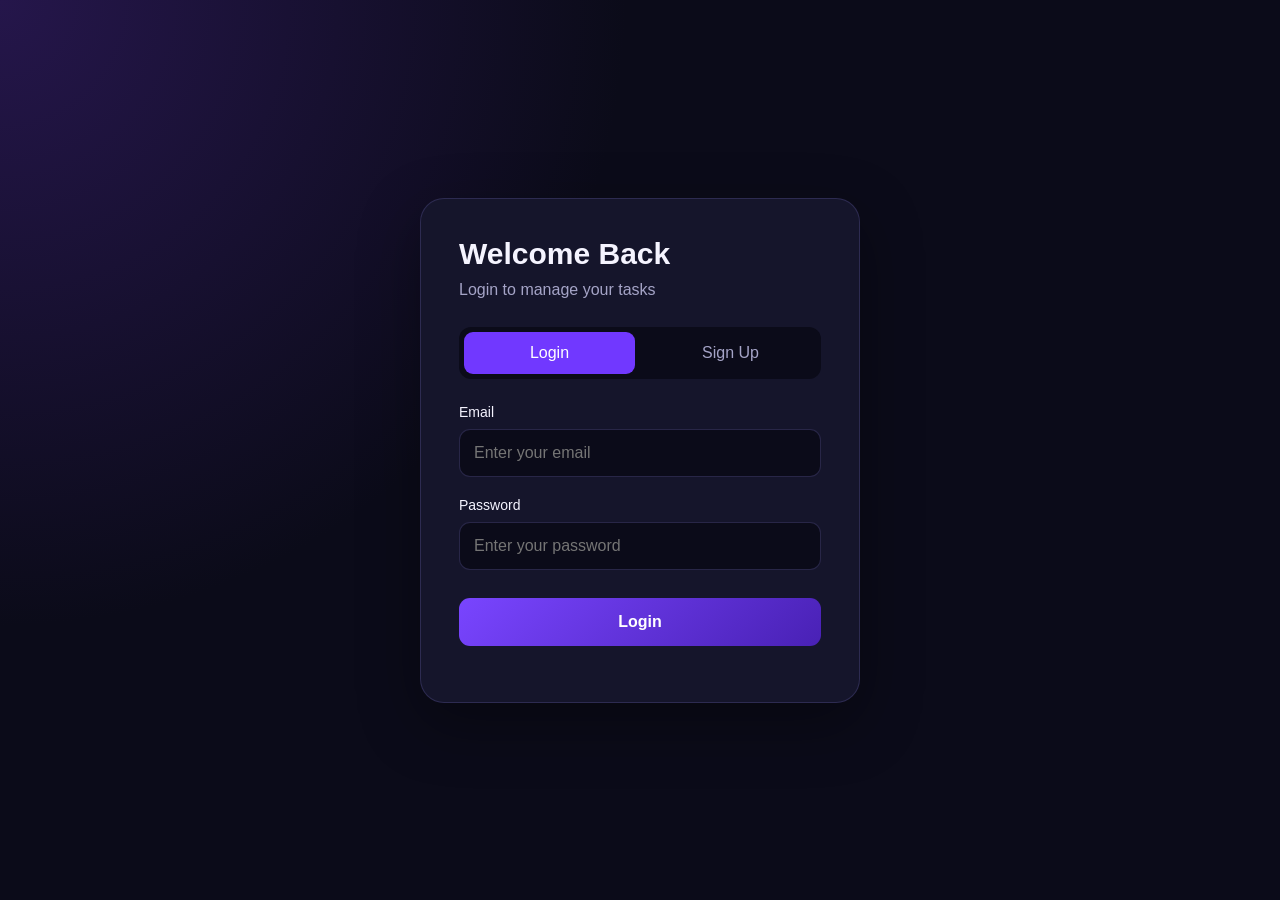
<file: index.html>
<!DOCTYPE html>
<html lang="en">

<head>
    <meta charset="UTF-8">

    <meta name="viewport"
        content="width=device-width, initial-scale=1.0">

    <meta name="description"
        content="A modern task management and productivity dashboard">

    <title>Task Manager | Dashboard</title>

    <!-- =========================
         PWA CONFIGURATION
    ========================== -->

    <link rel="manifest" href="./manifest.json">

    <meta name="theme-color" content="#7138ff">

    <meta name="mobile-web-app-capable" content="yes">

    <meta name="apple-mobile-web-app-capable" content="yes">

    <meta name="apple-mobile-web-app-status-bar-style"
        content="black-translucent">

    <meta name="apple-mobile-web-app-title"
        content="Task Manager">

    <link rel="apple-touch-icon"
        href="./icons/icon-192.png">

    <link rel="icon"
        type="image/png"
        href="./icons/icon-192.png">

    <!-- =========================
         STYLESHEETS
    ========================== -->

    <link rel="stylesheet" href="./css/reset.css">
    <link rel="stylesheet" href="./css/variables.css">
    <link rel="stylesheet" href="./css/themes.css">
    <link rel="stylesheet" href="./css/main.css">
    <link rel="stylesheet" href="./css/layout.css">
    <link rel="stylesheet" href="./css/dashboard.css">
    <link rel="stylesheet" href="./css/tasks.css">
    <link rel="stylesheet" href="./css/modals.css">
    <link rel="stylesheet" href="./css/responsive.css">

</head>

<body>

    <div class="app-container">

        <!-- =========================
             MOBILE HEADER
        ========================== -->

        <header class="mobile-header">

            <div class="mobile-brand">
                <span class="logo-icon">✓</span>
                <h2>Task Manager</h2>
            </div>

            <button
                id="mobileMenuBtn"
                type="button"
                aria-label="Open menu"
                aria-expanded="false"
                aria-controls="sidebar">
                ☰
            </button>

        </header>

        <!-- Sidebar Overlay -->

        <div
            class="sidebar-overlay"
            id="sidebarOverlay">
        </div>

        <!-- =========================
             SIDEBAR
        ========================== -->

        <aside class="sidebar" id="sidebar">

            <button
                id="closeSidebar"
                type="button"
                aria-label="Close menu">
                ✕
            </button>

            <div class="logo">
                <span class="logo-icon">✓</span>
                <h2>Task Manager</h2>
            </div>

            <nav class="sidebar-nav"
                aria-label="Main navigation">

                <a href="#" class="nav-link active">
                    ⌂ Dashboard
                </a>

                <a href="#" class="nav-link">
                    ☷ All Tasks
                </a>

                <a href="#" class="nav-link">
                    ▣ Today
                </a>

                <a href="#" class="nav-link">
                    ♧ Upcoming
                </a>

                <a href="#" class="nav-link">
                    ✓ Completed
                </a>

                <a href="#" class="nav-link">
                    ⚙ Settings
                </a>

                <a href="#" class="nav-link">
                    ☾ Appearance
                </a>

            </nav>

            <!-- Productivity Card -->

            <div class="productivity-card">

                <span>🚀</span>

                <h3>Stay Productive!</h3>

                <p>You're doing great!</p>

            </div>

            <!-- Theme Toggle -->

            <div class="theme-toggle">

                <span>◐ Dark Mode</span>

                <button
                    id="themeToggle"
                    type="button"
                    aria-label="Toggle color theme">
                    ●
                </button>

            </div>

        </aside>

        <!-- =========================
             MAIN CONTENT
        ========================== -->

        <main class="main-content">

            <!-- TOPBAR -->

            <header class="topbar">

                <input
                    type="search"
                    id="searchInput"
                    placeholder="Search tasks..."
                    aria-label="Search tasks">

                <div class="header-actions">
                    <button id="installAppBtn"
    type="button"
    aria-label="Install Task Manager"
    title="Install App"
    hidden>
    ⬇
</button>

                    <button
    id="notificationBtn"
    type="button"
    aria-label="Enable notifications"
    title="Enable notifications">
    🔔
</button>

                    <div class="profile">
                        👤
                    </div>

                    <button
                        id="logoutBtn"
                        type="button"
                        aria-label="Log out"
                        title="Log out">
                        ↪
                    </button>

                </div>

            </header>

            <!-- =========================
                 WELCOME SECTION
            ========================== -->

            <section class="welcome-section">

                <h1>Good Evening! 👋</h1>

                <p>Let's get things done today.</p>

            </section>

            <!-- =========================
                 STATISTICS
            ========================== -->

            <section class="stats-grid">

                <article class="stat-card total">

                    <span>☷</span>

                    <div>
                        <p>Total Tasks</p>
                        <h2 id="totalTasks">0</h2>
                    </div>

                </article>

                <article class="stat-card completed">

                    <span>✓</span>

                    <div>
                        <p>Completed</p>
                        <h2 id="completedTasks">0</h2>
                    </div>

                </article>

                <article class="stat-card pending">

                    <span>◷</span>

                    <div>
                        <p>Pending</p>
                        <h2 id="pendingTasks">0</h2>
                    </div>

                </article>

                <article class="stat-card overdue">

                    <span>▣</span>

                    <div>
                        <p>Overdue</p>
                        <h2 id="overdueTasks">0</h2>
                    </div>

                </article>

            </section>

            <!-- =========================
                 DASHBOARD WORKSPACE
            ========================== -->

            <section class="dashboard-grid">

                <!-- TASK LIST -->

                <section class="tasks-panel">

                    <div class="panel-header">

                        <h2>✓ Your Tasks</h2>

                        <div class="task-actions">

                            <div class="task-tabs">

                                <button
                                    type="button"
                                    class="task-tab active"
                                    data-filter="all">
                                    All
                                </button>

                                <button
                                    type="button"
                                    class="task-tab"
                                    data-filter="active">
                                    Active
                                </button>

                                <button
                                    type="button"
                                    class="task-tab"
                                    data-filter="completed">
                                    Completed
                                </button>

                            </div>

                            <button
                                type="button"
                                class="add-task-btn"
                                id="addTaskBtn">
                                + Add Task
                            </button>

                        </div>

                    </div>

                    <div
                        class="task-list"
                        id="taskList">

                        <!-- Tasks rendered dynamically -->

                    </div>

                </section>

                <!-- PROGRESS PANEL -->

                <section class="progress-panel">

                    <h2>▥ Progress</h2>

                    <div
                        class="progress-circle"
                        id="progressCircle">

                        <span id="progressValue">0%</span>

                    </div>

                    <p>Overall Progress</p>

                    <div class="motivation-card">

                        <span>🏆</span>

                        <div>

                            <h3>You're on track!</h3>

                            <p>
                                Keep going, you're doing great.
                            </p>

                        </div>

                    </div>

                </section>

            </section>

            <!-- =========================
                 BOTTOM DASHBOARD
            ========================== -->

            <section class="bottom-grid">

                <!-- UPCOMING TASKS -->

                <section class="upcoming-panel">

                    <div class="panel-header">

                        <h2>▣ Upcoming Tasks</h2>

                        <button type="button">
                            View All →
                        </button>

                    </div>

                    <div id="upcomingTasks">

                        <!-- Upcoming tasks rendered dynamically -->

                    </div>

                </section>

                <!-- QUICK FILTERS -->

                <section class="filters-panel">

                    <h2>⚲ Quick Filters</h2>

                    <div class="filter-buttons">

                        <button
                            type="button"
                            class="active"
                            data-priority="all">
                            All
                        </button>

                        <button
                            type="button"
                            data-priority="high">
                            High
                        </button>

                        <button
                            type="button"
                            data-priority="medium">
                            Medium
                        </button>

                        <button
                            type="button"
                            data-priority="low">
                            Low
                        </button>

                    </div>

                </section>

            </section>

        </main>

    </div>

    <!-- =========================
         TASK MODAL
    ========================== -->

    <div
        class="modal hidden"
        id="taskModal"
        role="dialog"
        aria-modal="true"
        aria-labelledby="modalTitle">

        <div class="modal-content">

            <h2 id="modalTitle">Add New Task</h2>

            <form id="taskForm">

                <input
                    type="text"
                    id="taskTitle"
                    placeholder="Enter task name"
                    aria-label="Task name"
                    required>

                <select
                    id="taskPriority"
                    aria-label="Task priority">

                    <option value="low">
                        Low Priority
                    </option>

                    <option value="medium">
                        Medium Priority
                    </option>

                    <option value="high">
                        High Priority
                    </option>

                </select>

                <input
                    type="date"
                    id="taskDate"
                    aria-label="Task due date"
                    required>

                <div class="modal-actions">

                    <button
                        type="button"
                        id="closeModal">
                        Cancel
                    </button>

                    <button
                        type="submit"
                        id="saveTaskBtn">
                        Save Task
                    </button>

                </div>

            </form>

        </div>

    </div>

    <!-- =========================
         APPLICATION SCRIPTS
    ========================== -->

    <script
        type="module"
        src="./js/auth-guard.js">
    </script>

    <script
        type="module"
        src="./js/app.js">
    </script>
    <script>
    if ("serviceWorker" in navigator) {
        window.addEventListener("load", () => {
            navigator.serviceWorker
                .register("./service-worker.js")
                .then(registration => {
                    console.log(
                        "Service Worker registered:",
                        registration.scope
                    );
                })
                .catch(error => {
                    console.error(
                        "Service Worker registration failed:",
                        error
                    );
                });
        });
    }
</script>

<script type="module" src="./js/pwa.js"></script>

</body>

</html>
</file>
<file: css/variables.css>
:root {
    --bg-primary: #0b0b19;
    --bg-secondary: #121225;
    --bg-card: #15152b;
    --bg-hover: #20203b;

    --purple: #7138ff;
    --purple-light: #925cff;
    --purple-dark: #4922b5;

    --text-primary: #f5f4ff;
    --text-secondary: #a5a4c7;
    --text-muted: #777694;

    --green: #16c995;
    --orange: #ffad35;
    --red: #f04478;

    --border: rgba(157, 145, 255, 0.13);

    --gradient-purple: linear-gradient(
        135deg,
        #7945ff,
        #4921b5
    );

    --card-radius: 20px;
    --button-radius: 12px;

    --sidebar-width: 310px;

    --transition: all 0.3s ease;
}
</file>
<file: css/themes.css>
/* ================================
   THEME SYSTEM
================================ */

:root {
    color-scheme: dark;
}

/* Light theme */

body.light-theme {
    color-scheme: light;

    --bg-primary: #f4f3fb;
    --bg-secondary: #ffffff;
    --bg-card: #ffffff;
    --bg-hover: #eeebfa;

    --text-primary: #211d35;
    --text-secondary: #68627d;
    --text-muted: #918ba3;

    --border: rgba(83, 62, 140, 0.13);

    background: var(--bg-primary);
    color: var(--text-primary);
}

/* Light theme sidebar */

body.light-theme .sidebar {
    background: #ffffff;
    border-color: var(--border);
}

body.light-theme .main-content {
    background:
        radial-gradient(
            ellipse at 75% 0%,
            rgba(113, 56, 255, 0.07),
            transparent 45%
        ),
        var(--bg-primary);
}

/* Light theme welcome section */

body.light-theme .welcome-section {
    background: linear-gradient(
        110deg,
        #e8e0ff,
        #f4edff
    );
}

body.light-theme .welcome-section h1 {
    color: #211d35;
}

body.light-theme .welcome-section p {
    color: #68627d;
}

/* Light theme task cards */

body.light-theme .task-item {
    background: #faf9ff;
}

body.light-theme .task-item:hover {
    background: #f0edfa;
}

/* Light theme inputs */

body.light-theme input,
body.light-theme select {
    color: var(--text-primary);
}

/* Smooth theme transition */

body,
.sidebar,
.main-content,
.stat-card,
.tasks-panel,
.progress-panel,
.upcoming-panel,
.filters-panel,
.task-item,
.modal-content {
    transition:
        background-color 0.3s ease,
        color 0.3s ease,
        border-color 0.3s ease;
}
body.light-theme textarea {
    color: var(--text-primary);
    background: var(--bg-secondary);
    border-color: var(--border);
}
</file>
<file: css/main.css>
/* =================================
   MAIN CSS - STYLESHEET IMPORTS
================================= */

@import url("./reset.css");
@import url("./variables.css");
@import url("./themes.css");

@import url("./layout.css");
@import url("./components.css");
@import url("./dashboard.css");
@import url("./tasks.css");
@import url("./modals.css");
@import url("./responsive.css");
</file>
<file: css/layout.css>
/* =================================
   MAIN APPLICATION LAYOUT
================================= */

.app-container {
    display: flex;
    min-height: 100vh;
    width: 100%;
    background: var(--bg-primary);
}

/* =================================
   SIDEBAR
================================= */

.sidebar {
    width: var(--sidebar-width);
    min-width: var(--sidebar-width);
    min-height: 100vh;

    padding: 30px 22px;

    display: flex;
    flex-direction: column;

    background:
        linear-gradient(
            180deg,
            #111020 0%,
            #171329 100%
        );

    border-right: 1px solid var(--border);

    position: relative;
    z-index: 10;
}

/* LOGO */

.logo {
    display: flex;
    align-items: center;
    gap: 13px;

    margin-bottom: 55px;
}

.logo-icon {
    width: 44px;
    height: 44px;

    display: grid;
    place-items: center;

    background: var(--gradient-purple);

    border-radius: 14px;

    font-size: 23px;
    font-weight: bold;

    box-shadow:
        0 5px 20px rgba(113, 56, 255, 0.35);
}

.logo h2 {
    font-size: 19px;
    font-weight: 750;
    letter-spacing: -0.4px;
}

/* =================================
   SIDEBAR NAVIGATION
================================= */

.sidebar-nav {
    display: flex;
    flex-direction: column;
    gap: 9px;
}

.nav-link {
    display: flex;
    align-items: center;

    padding: 15px 17px;

    border-radius: 13px;

    color: var(--text-secondary);

    font-size: 14px;
    font-weight: 550;

    text-decoration: none;

    transition:
        background 0.25s ease,
        color 0.25s ease,
        transform 0.25s ease;
}

.nav-link:hover {
    background: rgba(135, 88, 255, 0.12);
    color: #ffffff;
    transform: translateX(3px);
}

.nav-link.active {
    background: var(--gradient-purple);
    color: #ffffff;

    box-shadow:
        0 5px 22px rgba(113, 56, 255, 0.30);
}

/* =================================
   SIDEBAR BOTTOM
================================= */

.productivity-card {
    margin-top: auto;
    margin-bottom: 25px;

    padding: 22px;

    background:
        linear-gradient(
            145deg,
            #29194f,
            #19172f
        );

    border: 1px solid var(--border);

    border-radius: var(--card-radius);

    box-shadow:
        0 8px 25px rgba(0, 0, 0, 0.15);

    transition: transform 0.25s ease;
}

.productivity-card:hover {
    transform: translateY(-3px);
}

.productivity-card span {
    font-size: 28px;
}

.productivity-card h3 {
    margin: 12px 0 7px;

    font-size: 15px;
    font-weight: 700;
}

.productivity-card p {
    color: var(--text-secondary);

    font-size: 13px;
    line-height: 1.6;
}

/* THEME TOGGLE */

.theme-toggle {
    display: flex;
    justify-content: space-between;
    align-items: center;

    padding: 15px 5px;

    color: var(--text-secondary);

    border-top: 1px solid var(--border);
}

.theme-toggle button {
    width: 38px;
    height: 22px;

    border-radius: 20px;

    background: var(--purple);
    color: white;

    cursor: pointer;

    transition: 0.25s ease;
}

.theme-toggle button:hover {
    filter: brightness(1.2);
}

/* =================================
   MAIN CONTENT
================================= */

.main-content {
    flex: 1;
    min-width: 0;

    padding: clamp(20px, 3vw, 35px);

    overflow-x: hidden;
}

/* =================================
   TOPBAR
================================= */

.topbar {
    display: flex;
    align-items: center;
    justify-content: space-between;

    gap: 20px;

    margin-bottom: 35px;
}

/* SEARCH INPUT */

.topbar input {
    width: 350px;
    max-width: 70%;

    padding: 15px 19px;

    background: var(--bg-secondary);

    border: 1px solid var(--border);
    border-radius: 13px;

    color: var(--text-primary);

    outline: none;

    font-size: 14px;

    transition:
        border-color 0.25s ease,
        box-shadow 0.25s ease;
}

.topbar input::placeholder {
    color: var(--text-secondary);
}

.topbar input:focus {
    border-color: var(--purple);

    box-shadow:
        0 0 0 3px rgba(113, 56, 255, 0.12);
}

/* HEADER ACTIONS */

.header-actions {
    display: flex;
    align-items: center;
    gap: 15px;
}

.header-actions button,
.profile {
    width: 43px;
    height: 43px;

    display: grid;
    place-items: center;

    background: var(--bg-card);

    border: 1px solid var(--border);
    border-radius: 13px;

    color: var(--text-primary);

    cursor: pointer;

    transition: 0.25s ease;
}

.header-actions button:hover,
.profile:hover {
    background: var(--bg-hover);

    border-color: var(--purple);

    transform: translateY(-2px);
}

.profile {
    border-radius: 50%;
}

/* =================================
   WELCOME SECTION SPACING
================================= */

.welcome-section {
    margin-bottom: 30px;
}

/* =================================
   RESPONSIVE LAYOUT
================================= */

@media (max-width: 900px) {
    .sidebar {
        width: 220px;
        min-width: 220px;
        padding: 25px 15px;
    }

    .main-content {
        padding: 22px;
    }

    .topbar {
        margin-bottom: 28px;
    }
}

@media (max-width: 600px) {
    .app-container {
        flex-direction: column;
    }

    .sidebar {
        width: 100%;
        min-width: 0;
        min-height: auto;

        padding: 15px 18px;

        border-right: none;
        border-bottom: 1px solid var(--border);
    }

    .logo {
        margin-bottom: 18px;
    }

    .sidebar-nav {
        flex-direction: row;
        flex-wrap: wrap;
        gap: 7px;
    }

    .nav-link {
        padding: 10px 12px;
        font-size: 12px;
    }

    .productivity-card {
        display: none;
    }

    .main-content {
        padding: 17px;
    }

    .topbar {
        gap: 10px;
        margin-bottom: 22px;
    }

    .topbar input {
        width: 100%;
        max-width: none;
        min-width: 0;
        padding: 12px;
    }

    .header-actions {
        gap: 8px;
    }

    .header-actions button,
    .profile {
        width: 38px;
        height: 38px;
    }
}
</file>
<file: css/dashboard.css>
/* =================================
   DASHBOARD MAIN STYLING
================================= */

/* Main Dashboard Background */
.main-content {
    background:
        radial-gradient(
            ellipse at 75% 0%,
            rgba(137, 75, 255, 0.14),
            transparent 45%
        ),
        radial-gradient(
            ellipse at 10% 80%,
            rgba(91, 45, 180, 0.08),
            transparent 40%
        ),
        var(--bg-primary);
}

/* =================================
   WELCOME SECTION
================================= */

.welcome-section {
    .welcome-section:hover {
    box-shadow:
        0 12px 35px rgba(113, 56, 255, 0.18),
        inset 0 1px 0 rgba(255, 255, 255, 0.08);
}
    position: relative;
    padding: 34px;
    min-height: 125px;
    display: flex;
    flex-direction: column;
    justify-content: center;
    overflow: hidden;

    border-radius: 22px;

    background:
        linear-gradient(
            110deg,
            #211448 0%,
            #382078 55%,
            #5129a3 100%
        );

    border: 1px solid rgba(160, 120, 255, 0.25);

    box-shadow:
        0 8px 30px rgba(0, 0, 0, 0.18),
        inset 0 1px 0 rgba(255, 255, 255, 0.08);

    transition:
        transform 0.3s ease,
        box-shadow 0.3s ease;
}

/* Decorative Moon */
.welcome-section::after {
    content: "🌙";

    position: absolute;
    right: 10%;
    top: 50%;

    transform: translateY(-50%);

    font-size: 76px;
    opacity: 0.85;

    filter: drop-shadow(0 0 22px #a56aff);

    pointer-events: none;
}

/* Welcome Heading */
.welcome-section h1 {
    position: relative;
    z-index: 1;

    margin: 0 0 10px;

    color: #ffffff;

    font-size: clamp(24px, 3vw, 34px);
    font-weight: 800;
    letter-spacing: -0.8px;

    text-shadow: 0 2px 15px rgba(255, 255, 255, 0.12);
}

/* Welcome Description */
.welcome-section p {
    position: relative;
    z-index: 1;

    margin: 0;

    color: rgba(255, 255, 255, 0.78);

    font-size: 14px;
    line-height: 1.7;
}

/* =================================
   RESPONSIVE DESIGN
================================= */

@media (max-width: 768px) {
    .welcome-section {
        padding: 25px;
        min-height: 110px;
        border-radius: 18px;
    }

    .welcome-section::after {
        right: 6%;
        font-size: 55px;
    }

    .welcome-section h1 {
        font-size: 25px;
        max-width: 75%;
    }

    .welcome-section p {
        font-size: 13px;
        max-width: 75%;
    }
}

@media (max-width: 480px) {
    .welcome-section {
        padding: 20px;
    }

    .welcome-section::after {
        right: 5%;
        font-size: 42px;
    }

    .welcome-section h1 {
        font-size: 21px;
    }
}
</file>
<file: css/tasks.css>
/* =================================
   TASK LIST
================================= */

.task-list {
    display: flex;
    flex-direction: column;
    gap: 14px;
    margin-top: 22px;
}

/* =================================
   TASK CARD
================================= */

.task-item {
    display: flex;
    align-items: center;
    gap: 16px;

    padding: 18px;

    background: rgba(255, 255, 255, 0.025);

    border: 1px solid var(--border);
    border-radius: 16px;

    transition:
        background 0.25s ease,
        border-color 0.25s ease,
        transform 0.25s ease,
        box-shadow 0.25s ease;
}

.task-item:hover {
    background: var(--bg-hover);

    border-color: rgba(145, 95, 255, 0.4);

    transform: translateY(-3px);

    box-shadow:
        0 8px 25px rgba(0, 0, 0, 0.15);
}

/* =================================
   TASK CHECKBOX
================================= */

.task-checkbox {
    width: 20px;
    height: 20px;

    accent-color: var(--purple);

    cursor: pointer;
    flex-shrink: 0;
}

.task-checkbox:focus-visible {
    outline: 2px solid var(--purple);
    outline-offset: 3px;
}

/* =================================
   TASK INFORMATION
================================= */

.task-info {
    flex: 1;
    min-width: 0;
}

.task-title {
    color: var(--text-primary);

    font-size: 14px;
    font-weight: 650;

    margin-bottom: 8px;

    overflow-wrap: anywhere;
    line-height: 1.5;
}

.task-meta {
    display: flex;
    align-items: center;
    flex-wrap: wrap;

    gap: 12px;

    color: var(--text-muted);
    font-size: 12px;
}

/* =================================
   PRIORITY LABELS
================================= */

.task-priority {
    display: inline-flex;
    align-items: center;
    justify-content: center;

    padding: 5px 11px;

    border-radius: 20px;

    font-size: 11px;
    font-weight: 700;
    letter-spacing: 0.2px;
}

.priority-high {
    color: #ff7195;
    background: rgba(240, 68, 120, 0.14);

    border: 1px solid rgba(240, 68, 120, 0.15);
}

.priority-medium {
    color: #ffbd59;
    background: rgba(255, 173, 53, 0.14);

    border: 1px solid rgba(255, 173, 53, 0.15);
}

.priority-low {
    color: #38d9ad;
    background: rgba(22, 201, 149, 0.14);

    border: 1px solid rgba(22, 201, 149, 0.15);
}

/* =================================
   TASK ACTIONS
================================= */

.task-actions {
    display: flex;
    align-items: center;
    gap: 8px;
}

.task-action-btn {
    width: 34px;
    height: 34px;

    display: grid;
    place-items: center;

    color: var(--text-secondary);
    background: transparent;

    border: none;
    border-radius: 10px;

    cursor: pointer;

    transition:
        background 0.25s ease,
        color 0.25s ease,
        transform 0.25s ease;
}

.task-action-btn:hover {
    color: #ffffff;
    background: var(--purple);

    transform: scale(1.06);
}

.task-action-btn:focus-visible {
    outline: 2px solid var(--purple);
    outline-offset: 3px;
}

/* =================================
   COMPLETED TASKS
================================= */

.task-item.completed {
    opacity: 0.65;
}

.task-item.completed .task-title {
    text-decoration: line-through;
    color: var(--text-muted);
}

.task-item.completed .task-checkbox {
    accent-color: #38d9ad;
}

/* =================================
   EMPTY TASK LIST
================================= */

.empty-state {
    padding: 40px 15px;

    text-align: center;

    color: var(--text-muted);
    font-size: 14px;
    line-height: 1.7;
}

/* =================================
   RESPONSIVE DESIGN
================================= */

@media (max-width: 768px) {
    .task-list {
        gap: 12px;
    }

    .task-item {
        padding: 15px;
        gap: 12px;
    }
}

@media (max-width: 600px) {
    .task-item {
        gap: 10px;
        padding: 13px;
        border-radius: 13px;
    }

    .task-title {
        font-size: 13px;
    }

    .task-meta {
        gap: 7px;
    }

    .task-actions {
        gap: 3px;
    }

    .task-action-btn {
        width: 30px;
        height: 30px;
    }

    .task-priority {
        padding: 4px 8px;
        font-size: 10px;
    }
}
</file>
<file: css/modals.css>
/* ================================
   TASK MODAL
================================ */

.modal {
    position: fixed;
    inset: 0;
    z-index: 1000;
    display: flex;
    align-items: center;
    justify-content: center;
    padding: 20px;
    background: rgba(5, 5, 18, 0.78);
    backdrop-filter: blur(8px);
}

.modal.hidden {
    display: none;
}

.modal-content {
    width: 100%;
    max-width: 520px;
    max-height: 90vh;
    overflow-y: auto;
    padding: 30px;
    background: var(--bg-card);
    color: var(--text-primary);
    border: 1px solid var(--border);
    border-radius: 22px;
    box-shadow: 0 20px 70px rgba(0, 0, 0, 0.4);
    animation: modalEnter 0.25s ease;
}

@keyframes modalEnter {
    from {
        opacity: 0;
        transform: translateY(15px) scale(0.97);
    }

    to {
        opacity: 1;
        transform: translateY(0) scale(1);
    }
}

/* Modal header */

.modal-header {
    display: flex;
    align-items: center;
    justify-content: space-between;
    margin-bottom: 25px;
}

.modal-header h2,
.modal-content h2 {
    color: var(--text-primary);
    font-size: 21px;
    font-weight: 700;
}

.close-modal {
    width: 34px;
    height: 34px;
    display: grid;
    place-items: center;
    color: var(--text-secondary);
    background: var(--bg-hover);
    border-radius: 10px;
    font-size: 20px;
    transition: var(--transition);
}

.close-modal:hover {
    color: white;
    background: var(--red);
}

/* Form */

#taskForm {
    display: flex;
    flex-direction: column;
    gap: 16px;
}

.form-group {
    display: flex;
    flex-direction: column;
    gap: 9px;
}

.form-group label {
    color: var(--text-secondary);
    font-size: 13px;
    font-weight: 600;
}

.form-group input,
.form-group select,
.form-group textarea {
    width: 100%;
    padding: 13px 14px;
    color: var(--text-primary);
    background: var(--bg-secondary);
    border: 1px solid var(--border);
    border-radius: 11px;
    outline: none;
    transition: var(--transition);
}

.form-group input:focus,
.form-group select:focus,
.form-group textarea:focus {
    border-color: var(--purple-light);
    box-shadow: 0 0 0 3px rgba(113, 56, 255, 0.13);
}

.form-group input::placeholder,
.form-group textarea::placeholder {
    color: var(--text-muted);
}

.form-group select option {
    color: var(--text-primary);
    background: var(--bg-secondary);
}

/* Modal buttons */

.modal-actions {
    display: flex;
    justify-content: flex-end;
    gap: 12px;
    margin-top: 12px;
}

.cancel-btn,
.save-task-btn,
.modal-actions button {
    padding: 12px 20px;
    border-radius: var(--button-radius);
    font-size: 13px;
    font-weight: 600;
    transition: var(--transition);
}

.cancel-btn,
#closeModal {
    color: var(--text-secondary);
    background: var(--bg-hover);
}

.cancel-btn:hover,
#closeModal:hover {
    color: var(--text-primary);
}

.save-task-btn,
.modal-actions button[type="submit"] {
    color: white;
    background: var(--gradient-purple);
}

.save-task-btn:hover,
.modal-actions button[type="submit"]:hover {
    transform: translateY(-2px);
    box-shadow: 0 8px 22px rgba(113, 56, 255, 0.3);
}

/* Mobile */

@media (max-width: 600px) {
    .modal {
        padding: 12px;
    }

    .modal-content {
        max-width: 100%;
        padding: 22px;
    }

    .modal-actions {
        flex-direction: column-reverse;
    }

    .modal-actions button {
        width: 100%;
    }
}

/* ===== PREMIUM TASK MODAL ===== */

.modal-content {
    width: 100%;
    max-width: 520px;
    padding: 32px;
    background: #19192f;
    border: 1px solid rgba(139, 92, 246, 0.25);
    border-radius: 20px;
    box-shadow: 0 25px 70px rgba(0, 0, 0, 0.5);
}

.modal-content h2 {
    color: #f8fafc;
    font-size: 25px;
    font-weight: 700;
    margin-bottom: 25px;
}

#taskForm {
    display: flex;
    flex-direction: column;
    gap: 16px;
}

#taskForm input,
#taskForm select {
    width: 100%;
    padding: 14px 16px;
    background: #24243e;
    color: #f8fafc;
    border: 1px solid #393957;
    border-radius: 10px;
    font-size: 15px;
    outline: none;
    transition: 0.25s ease;
    color-scheme: dark;
}

#taskForm input:focus,
#taskForm select:focus {
    border-color: #8b5cf6;
    box-shadow: 0 0 0 3px rgba(139, 92, 246, 0.15);
}

#taskForm input::placeholder {
    color: #9292aa;
}

.modal-actions {
    display: flex;
    justify-content: flex-end;
    gap: 12px;
    margin-top: 12px;
}

.modal-actions button {
    padding: 12px 22px;
    border-radius: 9px;
    border: none;
    font-size: 14px;
    font-weight: 600;
    cursor: pointer;
    transition: 0.2s ease;
}

#closeModal {
    background: #303047;
    color: #d1d5db;
}

#closeModal:hover {
    background: #41415d;
}

.modal-actions button[type="submit"] {
    background: #8b5cf6;
    color: white;
}

.modal-actions button[type="submit"]:hover {
    background: #7c3aed;
    transform: translateY(-2px);
}

@media (max-width: 600px) {
    .modal-content {
        max-width: 92%;
        padding: 24px;
    }
}
</file>
<file: css/responsive.css>
/* Tablet layout */
@media (max-width: 1100px) {
    .stats-grid {
        grid-template-columns: repeat(2, minmax(0, 1fr));
    }

    .dashboard-grid,
    .bottom-grid {
        grid-template-columns: minmax(0, 1fr);
    }
}

/* Mobile layout */
@media (max-width: 768px) {
    .app-container {
        flex-direction: column;
    }

    .sidebar {
        width: 100%;
        min-width: 0;
        min-height: auto;
        padding: 14px;
    }

    .logo {
        margin-bottom: 15px;
    }

    .sidebar-nav {
        flex-direction: row;
        flex-wrap: nowrap;
        overflow-x: auto;
        scrollbar-width: thin;
        gap: 8px;
    }

    .nav-link {
        flex-shrink: 0;
        white-space: nowrap;
        min-height: 44px;
        padding: 12px;
    }

    .productivity-card {
        display: none;
    }

    .theme-toggle {
        margin-top: 12px;
    }

    .main-content {
        width: 100%;
        min-width: 0;
        padding: 14px;
    }

    .topbar {
        flex-wrap: wrap;
        gap: 12px;
    }

    .topbar input {
        width: 100%;
        max-width: none;
        font-size: 16px;
    }

    .header-actions {
        margin-left: auto;
    }

    .stats-grid {
        gap: 10px;
    }

    .stat-card {
        padding: 14px;
        gap: 10px;
        min-height: 90px;
    }

    .stat-card > span {
        width: 34px;
        height: 34px;
        flex-shrink: 0;
        font-size: 16px;
    }

    .stat-card h2 {
        font-size: 22px;
    }

    .stat-card p {
        font-size: 11px;
    }

    .tasks-panel,
    .progress-panel,
    .upcoming-panel,
    .filters-panel {
        padding: 15px;
        min-width: 0;
    }

    .panel-header {
        flex-wrap: wrap;
    }

    .panel-header > .task-actions {
        width: 100%;
        flex-wrap: wrap;
        gap: 10px;
    }

    .task-tabs {
        width: 100%;
        flex-wrap: wrap;
    }

    .task-tabs button {
        flex: 1;
        min-height: 44px;
        padding: 8px;
    }

    .add-task-btn {
        width: 100%;
        min-height: 44px;
    }

    .task-item {
        flex-wrap: wrap;
        gap: 10px;
    }

    .task-info {
        min-width: 0;
    }

    .task-action-btn {
        width: 44px;
        height: 44px;
    }

    .modal-content {
        width: 100%;
        max-width: 100%;
        max-height: 85dvh;
        padding: 20px;
    }

    #taskForm input,
    #taskForm select {
        min-width: 0;
        font-size: 16px;
    }
}

/* Smaller phones */
@media (max-width: 360px) {
    .main-content {
        padding: 10px;
    }

    .stat-card {
        padding: 10px;
        gap: 8px;
    }

    .task-item > .task-actions {
        width: 100%;
        justify-content: flex-end;
    }
}

/* =========================
   MOBILE NAVIGATION
========================= */

.mobile-header,
.sidebar-overlay,
#closeSidebar {
    display: none;
}

@media (max-width: 768px) {

    .mobile-header {
        display: flex;
        align-items: center;
        justify-content: space-between;
        padding: 14px 16px;
        background: var(--bg-card);
        border-bottom: 1px solid var(--border);
        position: sticky;
        top: 0;
        z-index: 90;
    }

    .mobile-brand {
        display: flex;
        align-items: center;
        gap: 12px;
    }

    .mobile-brand h2 {
        font-size: 18px;
        font-weight: 700;
    }

    #mobileMenuBtn,
    #closeSidebar {
        display: grid;
        place-items: center;
        width: 44px;
        height: 44px;
        background: var(--bg-hover);
        color: var(--text-primary);
        border-radius: 12px;
        font-size: 23px;
        cursor: pointer;
    }

    /* Sliding sidebar */

    .sidebar {
        position: fixed;
        top: 0;
        left: 0;
        bottom: 0;
        width: min(290px, 85vw);
        min-width: 0;
        height: 100dvh;
        padding: 24px 18px;
        z-index: 200;

        transform: translateX(-100%);
        visibility: hidden;
        transition: transform 0.3s ease,
                    visibility 0.3s;

        overflow-y: auto;
        border-right: 1px solid var(--border);
    }

    .sidebar.open {
        transform: translateX(0);
        visibility: visible;
    }

    #closeSidebar {
        align-self: flex-end;
        margin-bottom: 15px;
        flex-shrink: 0;
    }

    .sidebar .logo {
        margin-bottom: 30px;
    }

    .sidebar-nav {
        flex-direction: column;
        flex-wrap: nowrap;
        overflow: visible;
        gap: 10px;
    }

    .nav-link {
        width: 100%;
        padding: 14px 16px;
        font-size: 14px;
        min-height: 48px;
    }

    .theme-toggle {
        margin-top: auto;
        padding-top: 20px;
    }

    /* Background overlay */

    .sidebar-overlay {
        display: block;
        position: fixed;
        inset: 0;
        background: rgba(0, 0, 0, 0.6);
        backdrop-filter: blur(4px);
        z-index: 150;

        opacity: 0;
        visibility: hidden;
        transition: 0.3s ease;
    }

    .sidebar-overlay.active {
        opacity: 1;
        visibility: visible;
    }

    body.menu-open {
        overflow: hidden;
    }
}

@media (prefers-reduced-motion: reduce) {
    .sidebar,
    .sidebar-overlay {
        transition: none;
    }
}
#installAppBtn[hidden] {
    display: none;
}
</file>
<file: css/auth.css>
body {
    min-height: 100vh;
    background:
        radial-gradient(circle at top left, #25164b, transparent 40%),
        #0b0b19;
    color: #f5f4ff;
    display: flex;
    justify-content: center;
    align-items: center;
    padding: 20px;
}

.auth-container {
    width: 100%;
    max-width: 440px;
}

.auth-card {
    background: #15152b;
    border: 1px solid rgba(157, 145, 255, 0.18);
    border-radius: 24px;
    padding: 38px;
    box-shadow: 0 20px 60px rgba(0, 0, 0, 0.35);
}

.auth-card h1 {
    font-size: 30px;
    margin-bottom: 10px;
}

.auth-card > p {
    color: #a5a4c7;
    margin-bottom: 28px;
}

.auth-tabs {
    display: flex;
    gap: 10px;
    margin-bottom: 25px;
    padding: 5px;
    background: #0b0b19;
    border-radius: 12px;
}

.auth-tabs button {
    flex: 1;
    padding: 12px;
    border-radius: 9px;
    background: transparent;
    color: #a5a4c7;
}

.auth-tabs button.active {
    background: #7138ff;
    color: white;
}

.auth-field {
    margin-bottom: 20px;
}

.auth-field label {
    display: block;
    margin-bottom: 9px;
    font-size: 14px;
}

.auth-field input {
    width: 100%;
    padding: 14px;
    border: 1px solid rgba(157, 145, 255, 0.2);
    border-radius: 11px;
    outline: none;
    background: #0b0b19;
    color: white;
}

.auth-field input:focus {
    border-color: #7138ff;
    box-shadow: 0 0 0 3px rgba(113, 56, 255, 0.15);
}

#authSubmit {
    width: 100%;
    padding: 15px;
    border-radius: 11px;
    background: linear-gradient(135deg, #7945ff, #4921b5);
    color: white;
    font-weight: 600;
    margin-top: 8px;
}

#authSubmit:hover {
    opacity: 0.9;
}

#authMessage {
    margin-top: 18px;
    font-size: 14px;
    text-align: center;
}

@media (max-width: 480px) {
    .auth-card {
        padding: 25px;
    }
}
/* Mobile authentication layout */
@media (max-width: 480px) {
    body {
        min-height: 100dvh;
        padding: 16px;
    }

    .auth-card {
        padding: 24px 20px;
        border-radius: 20px;
    }

    .auth-card h1 {
        font-size: 26px;
        text-align: center;
    }

    .auth-card > p {
        text-align: center;
    }

    .auth-field input {
        font-size: 16px;
        min-height: 48px;
    }

    .auth-tabs button,
    #authSubmit {
        min-height: 48px;
    }

    #authMessage {
        overflow-wrap: anywhere;
    }
}
</file>
